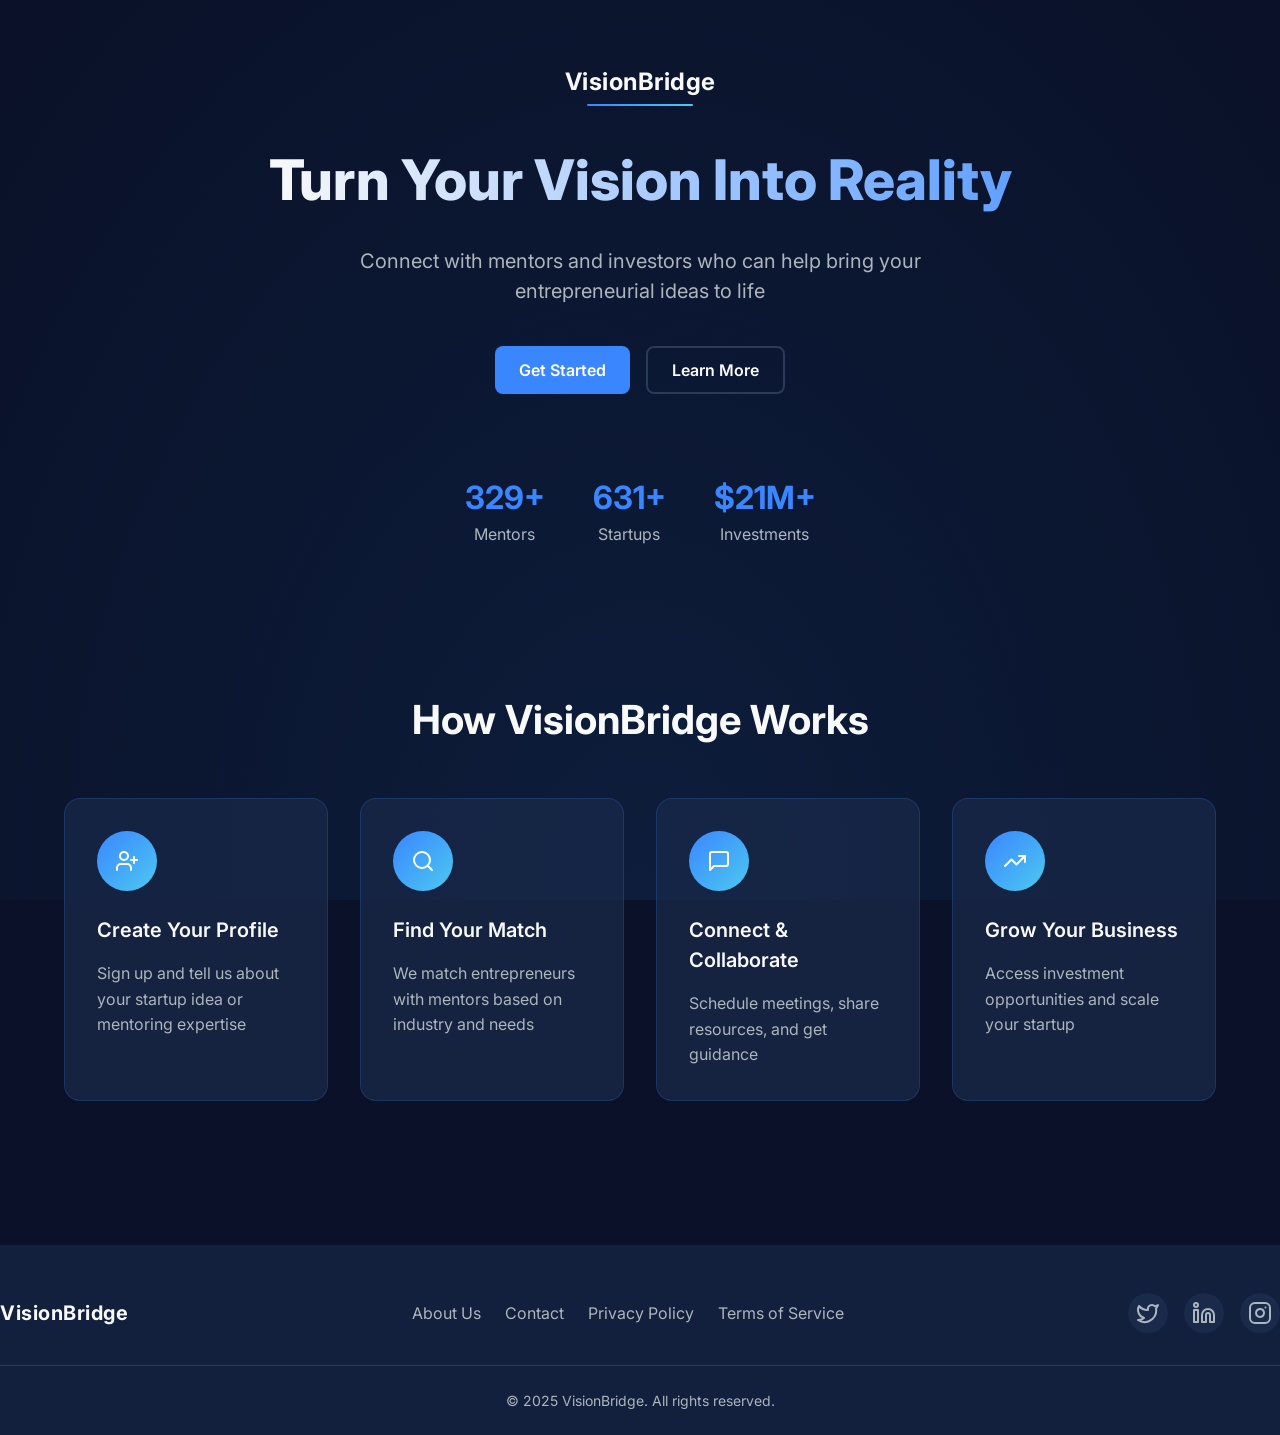
<file: index.html>
<!DOCTYPE html>
<html lang="en">
<head>
    <meta charset="UTF-8">
    <meta name="viewport" content="width=device-width, initial-scale=1.0">
    <title>VisionBridge - Connect with Mentors</title>
    <link rel="stylesheet" href="style.css">
    <link rel="stylesheet" href="https://fonts.googleapis.com/css2?family=Inter:wght@300;400;500;600;700&display=swap">
</head>
<body class="dark">
    <div class="stars-container">
        <div id="stars"></div>
        <div id="stars2"></div>
        <div id="stars3"></div>
    </div>

    <div class="container">
        <div class="hero-section">
            <div class="logo-container">
                <div class="logo">
                    <span class="logo-text">VisionBridge</span>
                    <div class="logo-underline"></div>
                </div>
            </div>
            <h1 class="title">Turn Your Vision Into Reality</h1>
            <p class="subtitle">Connect with mentors and investors who can help bring your entrepreneurial ideas to life</p>
            
            <div class="cta-buttons">
                <button class="btn btn-primary" id="get-started-btn">Get Started</button>
                <button class="btn btn-outline" id="learn-more-btn">Learn More</button>
            </div>
            
            <div class="hero-stats">
                <div class="stat-item">
                    <span class="stat-number" id="mentor-count">500+</span>
                    <span class="stat-label">Mentors</span>
                </div>
                <div class="stat-item">
                    <span class="stat-number" id="startup-count">1200+</span>
                    <span class="stat-label">Startups</span>
                </div>
                <div class="stat-item">
                    <span class="stat-number" id="investment-count">$50M+</span>
                    <span class="stat-label">Investments</span>
                </div>
            </div>
        </div>
        
        <div class="features-section">
            <h2 class="section-title">How VisionBridge Works</h2>
            <div class="features-grid">
                <div class="feature-card">
                    <div class="feature-icon">
                        <svg xmlns="http://www.w3.org/2000/svg" width="24" height="24" viewBox="0 0 24 24" fill="none" stroke="currentColor" stroke-width="2" stroke-linecap="round" stroke-linejoin="round" class="lucide lucide-user-plus"><path d="M16 21v-2a4 4 0 0 0-4-4H6a4 4 0 0 0-4 4v2"/><circle cx="9" cy="7" r="4"/><line x1="19" x2="19" y1="8" y2="14"/><line x1="16" x2="22" y1="11" y2="11"/></svg>
                    </div>
                    <h3 class="feature-title">Create Your Profile</h3>
                    <p class="feature-description">Sign up and tell us about your startup idea or mentoring expertise</p>
                </div>
                <div class="feature-card">
                    <div class="feature-icon">
                        <svg xmlns="http://www.w3.org/2000/svg" width="24" height="24" viewBox="0 0 24 24" fill="none" stroke="currentColor" stroke-width="2" stroke-linecap="round" stroke-linejoin="round" class="lucide lucide-search"><circle cx="11" cy="11" r="8"/><path d="m21 21-4.3-4.3"/></svg>
                    </div>
                    <h3 class="feature-title">Find Your Match</h3>
                    <p class="feature-description">We match entrepreneurs with mentors based on industry and needs</p>
                </div>
                <div class="feature-card">
                    <div class="feature-icon">
                        <svg xmlns="http://www.w3.org/2000/svg" width="24" height="24" viewBox="0 0 24 24" fill="none" stroke="currentColor" stroke-width="2" stroke-linecap="round" stroke-linejoin="round" class="lucide lucide-message-square"><path d="M21 15a2 2 0 0 1-2 2H7l-4 4V5a2 2 0 0 1 2-2h14a2 2 0 0 1 2 2z"/></svg>
                    </div>
                    <h3 class="feature-title">Connect & Collaborate</h3>
                    <p class="feature-description">Schedule meetings, share resources, and get guidance</p>
                </div>
                <div class="feature-card">
                    <div class="feature-icon">
                        <svg xmlns="http://www.w3.org/2000/svg" width="24" height="24" viewBox="0 0 24 24" fill="none" stroke="currentColor" stroke-width="2" stroke-linecap="round" stroke-linejoin="round" class="lucide lucide-trending-up"><polyline points="22 7 13.5 15.5 8.5 10.5 2 17"/><polyline points="16 7 22 7 22 13"/></svg>
                    </div>
                    <h3 class="feature-title">Grow Your Business</h3>
                    <p class="feature-description">Access investment opportunities and scale your startup</p>
                </div>
            </div>
        </div>
    </div>

    <footer class="footer">
        <div class="footer-content">
            <div class="footer-logo">
                <span class="logo-text">VisionBridge</span>
            </div>
            <div class="footer-links">
                <a href="#">About Us</a>
                <a href="#">Contact</a>
                <a href="#">Privacy Policy</a>
                <a href="#">Terms of Service</a>
            </div>
            <div class="footer-social">
                <a href="#" class="social-icon">
                    <svg xmlns="http://www.w3.org/2000/svg" width="24" height="24" viewBox="0 0 24 24" fill="none" stroke="currentColor" stroke-width="2" stroke-linecap="round" stroke-linejoin="round" class="lucide lucide-twitter"><path d="M22 4s-.7 2.1-2 3.4c1.6 10-9.4 17.3-18 11.6 2.2.1 4.4-.6 6-2C3 15.5.5 9.6 3 5c2.2 2.6 5.6 4.1 9 4-.9-4.2 4-6.6 7-3.8 1.1 0 3-1.2 3-1.2z"/></svg>
                </a>
                <a href="#" class="social-icon">
                    <svg xmlns="http://www.w3.org/2000/svg" width="24" height="24" viewBox="0 0 24 24" fill="none" stroke="currentColor" stroke-width="2" stroke-linecap="round" stroke-linejoin="round" class="lucide lucide-linkedin"><path d="M16 8a6 6 0 0 1 6 6v7h-4v-7a2 2 0 0 0-2-2 2 2 0 0 0-2 2v7h-4v-7a6 6 0 0 1 6-6z"/><rect width="4" height="12" x="2" y="9"/><circle cx="4" cy="4" r="2"/></svg>
                </a>
                <a href="#" class="social-icon">
                    <svg xmlns="http://www.w3.org/2000/svg" width="24" height="24" viewBox="0 0 24 24" fill="none" stroke="currentColor" stroke-width="2" stroke-linecap="round" stroke-linejoin="round" class="lucide lucide-instagram"><rect width="20" height="20" x="2" y="2" rx="5" ry="5"/><path d="M16 11.37A4 4 0 1 1 12.63 8 4 4 0 0 1 16 11.37z"/><line x1="17.5" x2="17.51" y1="6.5" y2="6.5"/></svg>
                </a>
            </div>
        </div>
        <div class="footer-bottom">
            <p>&copy; 2025 VisionBridge. All rights reserved.</p>
        </div>
    </footer>

    <script src="main.js"></script>
    <script>
        document.getElementById('get-started-btn').addEventListener('click', function() {
            window.location.href = 'auth.html';
        });
    </script>
</body>
</html>
</file>
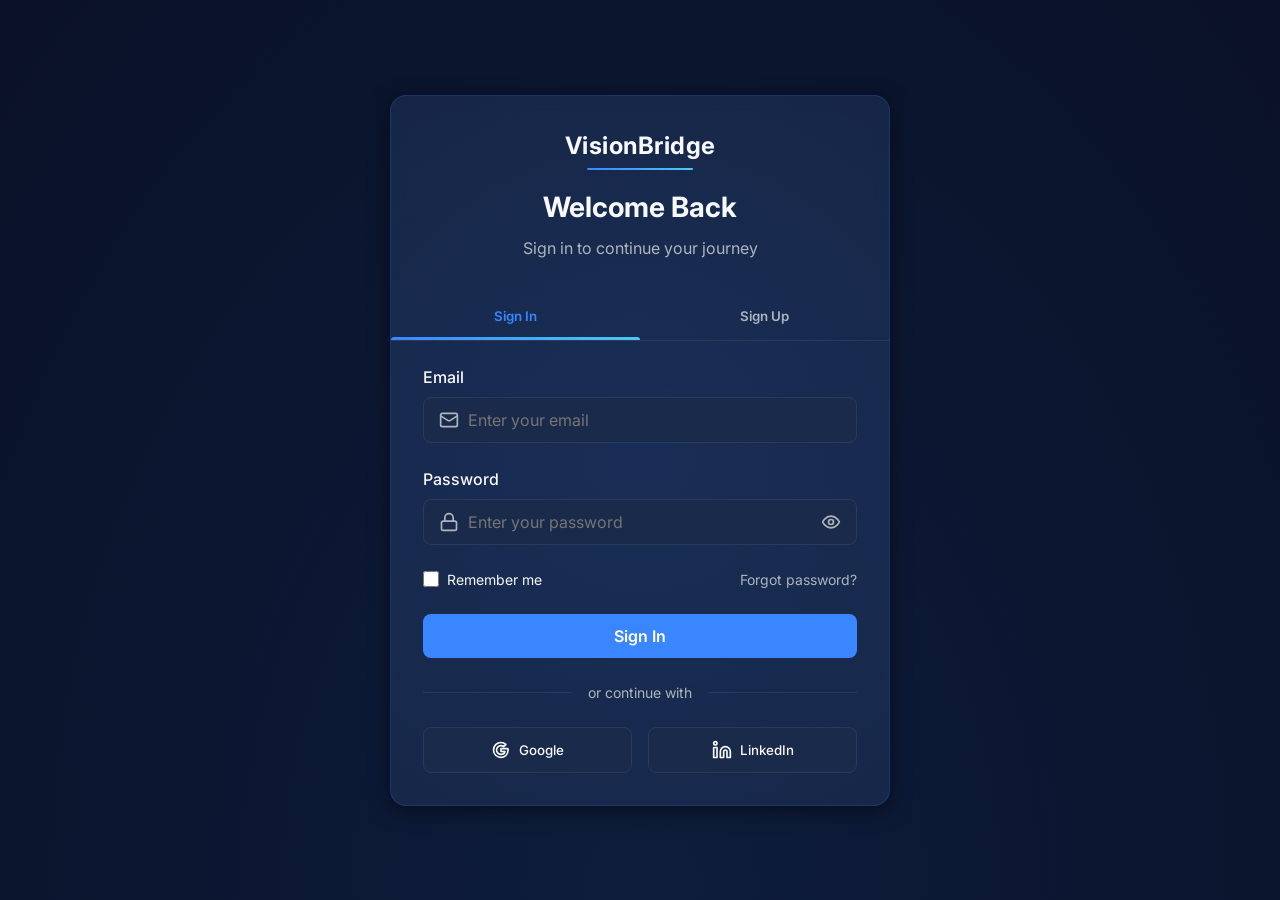
<file: auth.html>
<!DOCTYPE html>
<html lang="en">
<head>
    <meta charset="UTF-8">
    <meta name="viewport" content="width=device-width, initial-scale=1.0">
    <title>VisionBridge - Sign In</title>
    <link rel="stylesheet" href="style.css">
    <link rel="stylesheet" href="auth.css">
    <link rel="stylesheet" href="https://fonts.googleapis.com/css2?family=Inter:wght@300;400;500;600;700&display=swap">
</head>
<body class="dark">
    <div class="stars-container">
        <div id="stars"></div>
        <div id="stars2"></div>
        <div id="stars3"></div>
    </div>

    <div class="auth-container">
        <div class="auth-card">
            <div class="auth-header">
                <div class="logo">
                    <span class="logo-text">VisionBridge</span>
                    <div class="logo-underline"></div>
                </div>
                <h2 class="auth-title">Welcome Back</h2>
                <p class="auth-subtitle">Sign in to continue your journey</p>
            </div>

            <div class="auth-tabs">
                <button class="auth-tab active" data-tab="signin">Sign In</button>
                <button class="auth-tab" data-tab="signup">Sign Up</button>
                <div class="auth-tab-slider"></div>
            </div>

            <!-- Sign In Form -->
            <form id="signin-form" class="auth-form active">
                <div class="form-group">
                    <label for="signin-email">Email</label>
                    <div class="input-container">
                        <svg xmlns="http://www.w3.org/2000/svg" width="20" height="20" viewBox="0 0 24 24" fill="none" stroke="currentColor" stroke-width="2" stroke-linecap="round" stroke-linejoin="round" class="input-icon"><rect width="20" height="16" x="2" y="4" rx="2"/><path d="m22 7-8.97 5.7a1.94 1.94 0 0 1-2.06 0L2 7"/></svg>
                        <input type="email" id="signin-email" placeholder="Enter your email" required>
                    </div>
                </div>
                <div class="form-group">
                    <label for="signin-password">Password</label>
                    <div class="input-container">
                        <svg xmlns="http://www.w3.org/2000/svg" width="20" height="20" viewBox="0 0 24 24" fill="none" stroke="currentColor" stroke-width="2" stroke-linecap="round" stroke-linejoin="round" class="input-icon"><rect width="18" height="11" x="3" y="11" rx="2" ry="2"/><path d="M7 11V7a5 5 0 0 1 10 0v4"/></svg>
                        <input type="password" id="signin-password" placeholder="Enter your password" required>
                        <button type="button" class="toggle-password">
                            <svg xmlns="http://www.w3.org/2000/svg" width="20" height="20" viewBox="0 0 24 24" fill="none" stroke="currentColor" stroke-width="2" stroke-linecap="round" stroke-linejoin="round" class="eye-icon"><path d="M2 12s3-7 10-7 10 7 10 7-3 7-10 7-10-7-10-7Z"/><circle cx="12" cy="12" r="3"/></svg>
                        </button>
                    </div>
                </div>
                <div class="form-options">
                    <div class="remember-me">
                        <input type="checkbox" id="remember-me">
                        <label for="remember-me">Remember me</label>
                    </div>
                    <a href="#" class="forgot-password">Forgot password?</a>
                </div>
                <button type="submit" class="btn btn-primary btn-block">Sign In</button>
                <div class="auth-divider">
                    <span>or continue with</span>
                </div>
                <div class="social-auth">
                    <button type="button" class="social-btn google">
                        <svg xmlns="http://www.w3.org/2000/svg" width="20" height="20" viewBox="0 0 24 24" fill="none" stroke="currentColor" stroke-width="2" stroke-linecap="round" stroke-linejoin="round"><path d="M20.283 10.356h-8.327v3.451h4.792c-.446 2.193-2.313 3.453-4.792 3.453a5.27 5.27 0 0 1-5.279-5.28 5.27 5.27 0 0 1 5.279-5.279c1.259 0 2.397.447 3.29 1.178l2.6-2.599c-1.584-1.381-3.615-2.233-5.89-2.233a8.908 8.908 0 0 0-8.934 8.934 8.907 8.907 0 0 0 8.934 8.934c4.467 0 8.529-3.249 8.529-8.934 0-.528-.081-1.097-.202-1.625z"/></svg>
                        Google
                    </button>
                    <button type="button" class="social-btn linkedin">
                        <svg xmlns="http://www.w3.org/2000/svg" width="20" height="20" viewBox="0 0 24 24" fill="none" stroke="currentColor" stroke-width="2" stroke-linecap="round" stroke-linejoin="round"><path d="M16 8a6 6 0 0 1 6 6v7h-4v-7a2 2 0 0 0-2-2 2 2 0 0 0-2 2v7h-4v-7a6 6 0 0 1 6-6z"/><rect width="4" height="12" x="2" y="9"/><circle cx="4" cy="4" r="2"/></svg>
                        LinkedIn
                    </button>
                </div>
            </form>

            <!-- Sign Up Form -->
            <form id="signup-form" class="auth-form">
                <div class="user-type-selection">
                    <h3>I am a:</h3>
                    <div class="user-type-options">
                        <div class="user-type-option" data-type="entrepreneur">
                            <div class="user-type-icon">
                                <svg xmlns="http://www.w3.org/2000/svg" width="24" height="24" viewBox="0 0 24 24" fill="none" stroke="currentColor" stroke-width="2" stroke-linecap="round" stroke-linejoin="round" class="lucide lucide-lightbulb"><path d="M15 14c.2-1 .7-1.7 1.5-2.5 1-.9 1.5-2.2 1.5-3.5A6 6 0 0 0 6 8c0 1 .2 2.2 1.5 3.5.7.7 1.3 1.5 1.5 2.5"/><path d="M9 18h6"/><path d="M10 22h4"/></svg>
                            </div>
                            <span>Entrepreneur</span>
                        </div>
                        <div class="user-type-option" data-type="mentor">
                            <div class="user-type-icon">
                                <svg xmlns="http://www.w3.org/2000/svg" width="24" height="24" viewBox="0 0 24 24" fill="none" stroke="currentColor" stroke-width="2" stroke-linecap="round" stroke-linejoin="round" class="lucide lucide-briefcase"><rect width="20" height="14" x="2" y="7" rx="2" ry="2"/><path d="M16 21V5a2 2 0 0 0-2-2h-4a2 2 0 0 0-2 2v16"/></svg>
                            </div>
                            <span>Mentor</span>
                        </div>
                    </div>
                </div>

                <!-- Basic Info (Step 1) -->
                <div class="signup-step active" data-step="1">
                    <h3 class="step-title">Basic Information</h3>
                    <div class="form-group">
                        <label for="signup-name">Full Name</label>
                        <div class="input-container">
                            <svg xmlns="http://www.w3.org/2000/svg" width="20" height="20" viewBox="0 0 24 24" fill="none" stroke="currentColor" stroke-width="2" stroke-linecap="round" stroke-linejoin="round" class="input-icon"><path d="M19 21v-2a4 4 0 0 0-4-4H9a4 4 0 0 0-4 4v2"/><circle cx="12" cy="7" r="4"/></svg>
                            <input type="text" id="signup-name" placeholder="Enter your full name" required>
                        </div>
                    </div>
                    <div class="form-group">
                        <label for="signup-email">Email</label>
                        <div class="input-container">
                            <svg xmlns="http://www.w3.org/2000/svg" width="20" height="20" viewBox="0 0 24 24" fill="none" stroke="currentColor" stroke-width="2" stroke-linecap="round" stroke-linejoin="round" class="input-icon"><rect width="20" height="16" x="2" y="4" rx="2"/><path d="m22 7-8.97 5.7a1.94 1.94 0 0 1-2.06 0L2 7"/></svg>
                            <input type="email" id="signup-email" placeholder="Enter your email" required>
                        </div>
                    </div>
                    <div class="form-group">
                        <label for="signup-password">Password</label>
                        <div class="input-container">
                            <svg xmlns="http://www.w3.org/2000/svg" width="20" height="20" viewBox="0 0 24 24" fill="none" stroke="currentColor" stroke-width="2" stroke-linecap="round" stroke-linejoin="round" class="input-icon"><rect width="18" height="11" x="3" y="11" rx="2" ry="2"/><path d="M7 11V7a5 5 0 0 1 10 0v4"/></svg>
                            <input type="password" id="signup-password" placeholder="Create a password" required>
                            <button type="button" class="toggle-password">
                                <svg xmlns="http://www.w3.org/2000/svg" width="20" height="20" viewBox="0 0 24 24" fill="none" stroke="currentColor" stroke-width="2" stroke-linecap="round" stroke-linejoin="round" class="eye-icon"><path d="M2 12s3-7 10-7 10 7 10 7-3 7-10 7-10-7-10-7Z"/><circle cx="12" cy="12" r="3"/></svg>
                            </button>
                        </div>
                    </div>
                    <div class="form-group">
                        <label for="signup-confirm-password">Confirm Password</label>
                        <div class="input-container">
                            <svg xmlns="http://www.w3.org/2000/svg" width="20" height="20" viewBox="0 0 24 24" fill="none" stroke="currentColor" stroke-width="2" stroke-linecap="round" stroke-linejoin="round" class="input-icon"><rect width="18" height="11" x="3" y="11" rx="2" ry="2"/><path d="M7 11V7a5 5 0 0 1 10 0v4"/></svg>
                            <input type="password" id="signup-confirm-password" placeholder="Confirm your password" required>
                        </div>
                    </div>
                    <button type="button" class="btn btn-primary btn-block next-step" data-next="2">Continue</button>
                </div>

                <!-- Entrepreneur Details (Step 2 - Entrepreneur) -->
                <div class="signup-step" data-step="2" data-user-type="entrepreneur">
                    <h3 class="step-title">Tell Us About Your Startup</h3>
                    <div class="form-group">
                        <label for="startup-name">Startup Name</label>
                        <div class="input-container">
                            <svg xmlns="http://www.w3.org/2000/svg" width="20" height="20" viewBox="0 0 24 24" fill="none" stroke="currentColor" stroke-width="2" stroke-linecap="round" stroke-linejoin="round" class="input-icon"><path d="M2 3h6a4 4 0 0 1 4 4v14a3 3 0 0 0-3-3H2z"/><path d="M22 3h-6a4 4 0 0 0-4 4v14a3 3 0 0 1 3-3h7z"/></svg>
                            <input type="text" id="startup-name" placeholder="Enter your startup name">
                        </div>
                    </div>
                    <div class="form-group">
                        <label for="startup-industry">Industry</label>
                        <div class="input-container">
                            <svg xmlns="http://www.w3.org/2000/svg" width="20" height="20" viewBox="0 0 24 24" fill="none" stroke="currentColor" stroke-width="2" stroke-linecap="round" stroke-linejoin="round" class="input-icon"><path d="M20 7h-9"/><path d="M14 17H5"/><circle cx="17" cy="17" r="3"/><circle cx="7" cy="7" r="3"/></svg>
                            <select id="startup-industry">
                                <option value="" disabled selected>Select your industry</option>
                                <option value="tech">Technology</option>
                                <option value="health">Healthcare</option>
                                <option value="finance">Finance</option>
                                <option value="education">Education</option>
                                <option value="ecommerce">E-commerce</option>
                                <option value="sustainability">Sustainability</option>
                                <option value="other">Other</option>
                            </select>
                        </div>
                    </div>
                    <div class="form-group">
                        <label for="startup-stage">Stage</label>
                        <div class="input-container">
                            <svg xmlns="http://www.w3.org/2000/svg" width="20" height="20" viewBox="0 0 24 24" fill="none" stroke="currentColor" stroke-width="2" stroke-linecap="round" stroke-linejoin="round" class="input-icon"><polyline points="22 12 18 12 15 21 9 3 6 12 2 12"/></svg>
                            <select id="startup-stage">
                                <option value="" disabled selected>Select your stage</option>
                                <option value="idea">Idea Stage</option>
                                <option value="mvp">MVP</option>
                                <option value="early">Early Traction</option>
                                <option value="growth">Growth</option>
                                <option value="scaling">Scaling</option>
                            </select>
                        </div>
                    </div>
                    <div class="form-group">
                        <label for="startup-description">Describe Your Business Idea</label>
                        <textarea id="startup-description" rows="4" placeholder="Tell us about your business idea and what problem you're solving"></textarea>
                    </div>
                    <div class="form-buttons">
                        <button type="button" class="btn btn-outline prev-step" data-prev="1">Back</button>
                        <button type="button" class="btn btn-primary next-step" data-next="4">Continue</button>
                    </div>
                </div>

                <!-- Mentor Details (Step 2 - Mentor) -->
                <div class="signup-step" data-step="2" data-user-type="mentor">
                    <h3 class="step-title">Your Expertise</h3>
                    <div class="form-group">
                        <label for="mentor-company">Company</label>
                        <div class="input-container">
                            <svg xmlns="http://www.w3.org/2000/svg" width="20" height="20" viewBox="0 0 24 24" fill="none" stroke="currentColor" stroke-width="2" stroke-linecap="round" stroke-linejoin="round" class="input-icon"><path d="M3 9l9-7 9 7v11a2 2 0 0 1-2 2H5a2 2 0 0 1-2-2z"/><polyline points="9 22 9 12 15 12 15 22"/></svg>
                            <input type="text" id="mentor-company" placeholder="Enter your company name">
                        </div>
                    </div>
                    <div class="form-group">
                        <label for="mentor-title">Job Title</label>
                        <div class="input-container">
                            <svg xmlns="http://www.w3.org/2000/svg" width="20" height="20" viewBox="0 0 24 24" fill="none" stroke="currentColor" stroke-width="2" stroke-linecap="round" stroke-linejoin="round" class="input-icon"><rect width="20" height="14" x="2" y="7" rx="2" ry="2"/><path d="M16 21V5a2 2 0 0 0-2-2h-4a2 2 0 0 0-2 2v16"/></svg>
                            <input type="text" id="mentor-title" placeholder="Enter your job title">
                        </div>
                    </div>
                    <div class="form-group">
                        <label>Areas of Expertise (Select up to 3)</label>
                        <div class="expertise-options">
                            <div class="expertise-option">
                                <input type="checkbox" id="expertise-tech" name="expertise" value="tech">
                                <label for="expertise-tech">Technology</label>
                            </div>
                            <div class="expertise-option">
                                <input type="checkbox" id="expertise-marketing" name="expertise" value="marketing">
                                <label for="expertise-marketing">Marketing</label>
                            </div>
                            <div class="expertise-option">
                                <input type="checkbox" id="expertise-finance" name="expertise" value="finance">
                                <label for="expertise-finance">Finance</label>
                            </div>
                            <div class="expertise-option">
                                <input type="checkbox" id="expertise-product" name="expertise" value="product">
                                <label for="expertise-product">Product</label>
                            </div>
                            <div class="expertise-option">
                                <input type="checkbox" id="expertise-sales" name="expertise" value="sales">
                                <label for="expertise-sales">Sales</label>
                            </div>
                            <div class="expertise-option">
                                <input type="checkbox" id="expertise-operations" name="expertise" value="operations">
                                <label for="expertise-operations">Operations</label>
                            </div>
                            <div class="expertise-option">
                                <input type="checkbox" id="expertise-other" name="expertise" value="other">
                                <label for="expertise-other">Other</label>
                            </div>
                        </div>
                    </div>
                    <div class="form-group">
                        <label for="mentor-bio">Professional Bio</label>
                        <textarea id="mentor-bio" rows="4" placeholder="Tell us about your professional background and how you can help entrepreneurs"></textarea>
                    </div>
                    <div class="form-buttons">
                        <button type="button" class="btn btn-outline prev-step" data-prev="1">Back</button>
                        <button type="button" class="btn btn-primary next-step" data-next="3">Continue</button>
                    </div>
                </div>

                <!-- Mentor Additional Details (Step 3) -->
                <div class="signup-step" data-step="3" data-user-type="mentor">
                    <h3 class="step-title">Mentoring Preferences</h3>
                    <div class="form-group">
                        <label>Preferred Industries to Mentor</label>
                        <div class="expertise-options">
                            <div class="expertise-option">
                                <input type="checkbox" id="industry-tech" name="industry" value="tech">
                                <label for="industry-tech">Technology</label>
                            </div>
                            <div class="expertise-option">
                                <input type="checkbox" id="industry-health" name="industry" value="health">
                                <label for="industry-health">Healthcare</label>
                            </div>
                            <div class="expertise-option">
                                <input type="checkbox" id="industry-finance" name="industry" value="finance">
                                <label for="industry-finance">Finance</label>
                            </div>
                            <div class="expertise-option">
                                <input type="checkbox" id="industry-education" name="industry" value="education">
                                <label for="industry-education">Education</label>
                            </div>
                            <div class="expertise-option">
                                <input type="checkbox" id="industry-ecommerce" name="industry" value="ecommerce">
                                <label for="industry-ecommerce">E-commerce</label>
                            </div>
                            <div class="expertise-option">
                                <input type="checkbox" id="industry-sustainability" name="industry" value="sustainability">
                                <label for="industry-sustainability">Sustainability</label>
                            </div>
                        </div>
                    </div>
                    <div class="form-group">
                        <label for="mentoring-availability">Availability</label>
                        <div class="input-container">
                            <svg xmlns="http://www.w3.org/2000/svg" width="20" height="20" viewBox="0 0 24 24" fill="none" stroke="currentColor" stroke-width="2" stroke-linecap="round" stroke-linejoin="round" class="input-icon"><rect width="18" height="18" x="3" y="4" rx="2" ry="2"/><line x1="16" x2="16" y1="2" y2="6"/><line x1="8" x2="8" y1="2" y2="6"/><line x1="3" x2="21" y1="10" y2="10"/></svg>
                            <select id="mentoring-availability">
                                <option value="" disabled selected>Select your availability</option>
                                <option value="1-2">1-2 hours per week</option>
                                <option value="3-5">3-5 hours per week</option>
                                <option value="5+">5+ hours per week</option>
                            </select>
                        </div>
                    </div>
                    <div class="form-group">
                        <label for="mentoring-style">Mentoring Style</label>
                        <div class="input-container">
                            <svg xmlns="http://www.w3.org/2000/svg" width="20" height="20" viewBox="0 0 24 24" fill="none" stroke="currentColor" stroke-width="2" stroke-linecap="round" stroke-linejoin="round" class="input-icon"><path d="M21 15a2 2 0 0 1-2 2H7l-4 4V5a2 2 0 0 1 2-2h14a2 2 0 0 1 2 2z"/></svg>
                            <select id="mentoring-style">
                                <option value="" disabled selected>Select your mentoring style</option>
                                <option value="hands-on">Hands-on</option>
                                <option value="advisory">Advisory</option>
                                <option value="coaching">Coaching</option>
                                <option value="networking">Networking & Connections</option>
                            </select>
                        </div>
                    </div>
                    <div class="form-buttons">
                        <button type="button" class="btn btn-outline prev-step" data-prev="2">Back</button>
                        <button type="button" class="btn btn-primary next-step" data-next="4">Continue</button>
                    </div>
                </div>

                <!-- Final Step (Step 4) -->
                <div class="signup-step" data-step="4">
                    <div class="completion-icon">
                        <svg xmlns="http://www.w3.org/2000/svg" width="48" height="48" viewBox="0 0 24 24" fill="none" stroke="currentColor" stroke-width="2" stroke-linecap="round" stroke-linejoin="round" class="lucide lucide-check-circle"><path d="M22 11.08V12a10 10 0 1 1-5.93-9.14"/><polyline points="22 4 12 14.01 9 11.01"/></svg>
                    </div>
                    <h3 class="step-title">Almost Done!</h3>
                    <p class="completion-text">You're just one step away from joining VisionBridge. By clicking "Create Account", you agree to our Terms of Service and Privacy Policy.</p>
                    <div class="form-group">
                        <div class="terms-checkbox">
                            <input type="checkbox" id="terms-agree" required>
                            <label for="terms-agree">I agree to the <a href="#">Terms of Service</a> and <a href="#">Privacy Policy</a></label>
                        </div>
                    </div>
                    <div class="form-buttons">
                        <button type="button" class="btn btn-outline prev-step" data-prev="2">Back</button>
                        <button type="submit" class="btn btn-primary btn-block">Create Account</button>
                    </div>
                </div>
            </form>
        </div>
    </div>

    <div class="loader-container" id="auth-loader">
        <div class="loader">
            <svg viewBox="0 0 80 80">
                <circle id="loader-circle" cx="40" cy="40" r="32"></circle>
            </svg>
        </div>
        <div class="loader-text">Authenticating...</div>
    </div>

    <script src="auth.js"></script>
</body>
</html>
</file>
<file: style.css>
/* ===== GLOBAL STYLES ===== */
:root {
    --primary: #3a86ff;
    --primary-dark: #2667cc;
    --primary-light: #61a0ff;
    --secondary: #4cc9f0;
    --accent: #7209b7;
    --background: #0a1128;
    --background-light: #121f3d;
    --background-lighter: #1a2a4a;
    --text: #f8f9fa;
    --text-muted: #adb5bd;
    --border: #2a3a5a;
    --success: #2ecc71;
    --warning: #f39c12;
    --danger: #e74c3c;
    --card-bg: rgba(26, 42, 74, 0.7);
    --card-border: rgba(58, 134, 255, 0.2);
    --shadow: 0 4px 20px rgba(0, 0, 0, 0.5);
    --transition-fast: 0.2s ease;
    --transition-normal: 0.3s ease;
    --transition-slow: 0.5s ease;
}

* {
    margin: 0;
    padding: 0;
    box-sizing: border-box;
}

html,
body {
    font-family: "Inter", sans-serif;
    font-size: 16px;
    line-height: 1.5;
    scroll-behavior: smooth;
}

body {
    background-color: var(--background);
    color: var(--text);
    min-height: 100vh;
    overflow-x: hidden;
}

body.dark {
    --background: #0a1128;
    --background-light: #121f3d;
    --background-lighter: #1a2a4a;
    --text: #f8f9fa;
    --text-muted: #adb5bd;
    --border: #2a3a5a;
    --card-bg: rgba(26, 42, 74, 0.7);
    --card-border: rgba(58, 134, 255, 0.2);
}

a {
    color: var(--primary);
    text-decoration: none;
    transition: color var(--transition-fast);
}

a:hover {
    color: var(--primary-light);
}

button {
    cursor: pointer;
    font-family: "Inter", sans-serif;
}

input,
select,
textarea {
    font-family: "Inter", sans-serif;
}

/* ===== CONTAINER ===== */
.container {
    width: 100%;
    max-width: 1200px;
    margin: 0 auto;
    padding: 0 1.5rem;
}

/* ===== BUTTONS ===== */
.btn {
    display: inline-flex;
    align-items: center;
    justify-content: center;
    gap: 0.5rem;
    padding: 0.75rem 1.5rem;
    border-radius: 0.5rem;
    font-weight: 600;
    font-size: 1rem;
    transition: all var(--transition-fast);
    border: none;
    outline: none;
    cursor: pointer;
}

.btn svg {
    width: 1.25rem;
    height: 1.25rem;
}

.btn-block {
    display: flex;
    width: 100%;
}

.btn-sm {
    padding: 0.5rem 1rem;
    font-size: 0.875rem;
}

.btn-primary {
    background-color: var(--primary);
    color: white;
}

.btn-primary:hover {
    background-color: var(--primary-dark);
    transform: translateY(-2px);
    box-shadow: 0 4px 12px rgba(58, 134, 255, 0.3);
}

.btn-primary:active {
    transform: translateY(0);
}

.btn-outline {
    background-color: transparent;
    color: var(--text);
    border: 2px solid var(--border);
}

.btn-outline:hover {
    border-color: var(--primary);
    color: var(--primary);
    transform: translateY(-2px);
}

.btn-outline:active {
    transform: translateY(0);
}

.btn-text {
    background-color: transparent;
    color: var(--text);
    padding: 0.5rem;
}

.btn-text:hover {
    color: var(--primary);
}

.btn-danger {
    background-color: var(--danger);
    color: white;
}

.btn-danger:hover {
    background-color: #c0392b;
    transform: translateY(-2px);
    box-shadow: 0 4px 12px rgba(231, 76, 60, 0.3);
}

/* ===== LOGO ===== */
.logo {
    display: inline-flex;
    flex-direction: column;
    align-items: center;
}

.logo-text {
    font-size: 1.5rem;
    font-weight: 700;
    color: var(--text);
    letter-spacing: 0.5px;
}

.logo-underline {
    height: 2px;
    width: 70%;
    background: linear-gradient(90deg, var(--primary), var(--secondary));
    margin-top: 4px;
    border-radius: 2px;
}

.logo-container {
    display: flex;
    justify-content: center;
    margin-bottom: 2rem;
}

/* ===== HERO SECTION ===== */
.hero-section {
    display: flex;
    flex-direction: column;
    align-items: center;
    text-align: center;
    padding: 4rem 0;
    position: relative;
    overflow: hidden;
}

.title {
    font-size: 3.5rem;
    font-weight: 800;
    margin-bottom: 1.5rem;
    background: linear-gradient(90deg, var(--text), var(--primary-light));
    -webkit-background-clip: text;
    -webkit-text-fill-color: transparent;
    background-clip: text;
    text-fill-color: transparent;
}

.subtitle {
    font-size: 1.25rem;
    color: var(--text-muted);
    max-width: 700px;
    margin-bottom: 2.5rem;
}

.cta-buttons {
    display: flex;
    gap: 1rem;
    margin-bottom: 3rem;
}

.hero-stats {
    display: flex;
    gap: 3rem;
    margin-top: 2rem;
}

.stat-item {
    display: flex;
    flex-direction: column;
    align-items: center;
}

.stat-number {
    font-size: 2rem;
    font-weight: 700;
    color: var(--primary);
}

.stat-label {
    font-size: 1rem;
    color: var(--text-muted);
}

/* ===== FEATURES SECTION ===== */
.features-section {
    padding: 5rem 0;
}

.section-title {
    font-size: 2.5rem;
    font-weight: 700;
    text-align: center;
    margin-bottom: 3rem;
    color: var(--text);
}

.features-grid {
    display: grid;
    grid-template-columns: repeat(auto-fit, minmax(250px, 1fr));
    gap: 2rem;
}

.feature-card {
    background-color: var(--card-bg);
    border: 1px solid var(--card-border);
    border-radius: 1rem;
    padding: 2rem;
    transition: transform var(--transition-normal), box-shadow var(--transition-normal);
}

.feature-card:hover {
    transform: translateY(-10px);
    box-shadow: var(--shadow);
}

.feature-icon {
    display: flex;
    align-items: center;
    justify-content: center;
    width: 60px;
    height: 60px;
    border-radius: 50%;
    background: linear-gradient(135deg, var(--primary), var(--secondary));
    margin-bottom: 1.5rem;
    color: white;
}

.feature-title {
    font-size: 1.25rem;
    font-weight: 600;
    margin-bottom: 1rem;
    color: var(--text);
}

.feature-description {
    color: var(--text-muted);
    line-height: 1.6;
}

/* ===== FOOTER ===== */
.footer {
    background-color: var(--background-light);
    padding: 3rem 0 1.5rem;
    margin-top: 4rem;
}

.footer-content {
    display: flex;
    flex-wrap: wrap;
    justify-content: space-between;
    align-items: center;
    margin-bottom: 2rem;
    gap: 2rem;
}

.footer-logo .logo-text {
    font-size: 1.25rem;
}

.footer-links {
    display: flex;
    gap: 1.5rem;
}

.footer-links a {
    color: var(--text-muted);
    transition: color var(--transition-fast);
}

.footer-links a:hover {
    color: var(--primary);
}

.footer-social {
    display: flex;
    gap: 1rem;
}

.social-icon {
    display: flex;
    align-items: center;
    justify-content: center;
    width: 40px;
    height: 40px;
    border-radius: 50%;
    background-color: var(--background-lighter);
    color: var(--text-muted);
    transition: all var(--transition-fast);
}

.social-icon:hover {
    background-color: var(--primary);
    color: white;
    transform: translateY(-3px);
}

.footer-bottom {
    text-align: center;
    padding-top: 1.5rem;
    border-top: 1px solid var(--border);
    color: var(--text-muted);
    font-size: 0.875rem;
}

/* ===== ANIMATIONS ===== */
@keyframes fadeIn {
    from {
        opacity: 0;
        transform: translateY(20px);
    }

    to {
        opacity: 1;
        transform: translateY(0);
    }
}

.hero-section,
.features-section {
    animation: fadeIn 1s ease-out;
}

.feature-card {
    animation: fadeIn 1s ease-out;
    animation-fill-mode: both;
}

.feature-card:nth-child(1) {
    animation-delay: 0.2s;
}

.feature-card:nth-child(2) {
    animation-delay: 0.4s;
}

.feature-card:nth-child(3) {
    animation-delay: 0.6s;
}

.feature-card:nth-child(4) {
    animation-delay: 0.8s;
}

/* ===== STARS BACKGROUND ===== */
.stars-container {
    position: fixed;
    top: 0;
    left: 0;
    width: 100%;
    height: 100%;
    overflow: hidden;
    z-index: -1;
    background: radial-gradient(ellipse at bottom, #0d1d3b 0%, #0a1128 100%);
}

@keyframes animateStars {
    from {
        transform: translateY(0);
    }

    to {
        transform: translateY(-2000px);
    }
}

@keyframes animateStars2 {
    from {
        transform: translateY(0);
    }

    to {
        transform: translateY(-2000px);
    }
}

@keyframes animateStars3 {
    from {
        transform: translateY(0);
    }

    to {
        transform: translateY(-2000px);
    }
}

#stars {
    width: 1px;
    height: 1px;
    background: transparent;
    box-shadow:
        1803px 1804px #fff, 852px 1367px #fff, 1142px 1622px #fff, 1294px 1915px #fff, 1468px 1314px #fff, 1920px 1662px #fff, 821px 1959px #fff, 1761px 1159px #fff, 1936px 1356px #fff, 1101px 1388px #fff, 1144px 1875px #fff, 1868px 1832px #fff, 1514px 1216px #fff, 121px 1087px #fff, 1321px 1642px #fff, 36px 1025px #fff, 1485px 1364px #fff, 1556px 1290px #fff, 1908px 1605px #fff, 1215px 1755px #fff, 1394px 1152px #fff, 553px 1316px #fff, 1384px 1806px #fff, 1252px 1697px #fff, 1058px 1368px #fff;
    animation: animateStars 150s linear infinite;
}

#stars2 {
    width: 2px;
    height: 2px;
    background: transparent;
    box-shadow:
        1803px 1804px #fff, 852px 1367px #fff, 1142px 1622px #fff, 1294px 1915px #fff, 1468px 1314px #fff, 1920px 1662px #fff, 821px 1959px #fff, 1761px 1159px #fff, 1936px 1356px #fff, 1101px 1388px #fff, 1144px 1875px #fff, 1868px 1832px #fff, 1514px 1216px #fff, 121px 1087px #fff, 1321px 1642px #fff, 36px 1025px #fff, 1485px 1364px #fff, 1556px 1290px #fff, 1908px 1605px #fff, 1215px 1755px #fff, 1394px 1152px #fff, 553px 1316px #fff, 1384px 1806px #fff, 1252px 1697px #fff, 1058px 1368px #fff;
    animation: animateStars2 100s linear infinite;
}

#stars3 {
    width: 3px;
    height: 3px;
    background: transparent;
    box-shadow:
        1803px 1804px #fff, 852px 1367px #fff, 1142px 1622px #fff, 1294px 1915px #fff, 1468px 1314px #fff, 1920px 1662px #fff, 821px 1959px #fff, 1761px 1159px #fff, 1936px 1356px #fff, 1101px 1388px #fff, 1144px 1875px #fff, 1868px 1832px #fff, 1514px 1216px #fff, 121px 1087px #fff, 1321px 1642px #fff, 36px 1025px #fff, 1485px 1364px #fff, 1556px 1290px #fff, 1908px 1605px #fff, 1215px 1755px #fff, 1394px 1152px #fff, 553px 1316px #fff, 1384px 1806px #fff, 1252px 1697px #fff, 1058px 1368px #fff;
    animation: animateStars3 50s linear infinite;
}

/* ===== RESPONSIVE STYLES ===== */
@media (max-width: 992px) {
    .title {
        font-size: 2.5rem;
    }

    .subtitle {
        font-size: 1.1rem;
    }

    .hero-stats {
        gap: 2rem;
    }

    .stat-number {
        font-size: 1.75rem;
    }
}

@media (max-width: 768px) {
    .cta-buttons {
        flex-direction: column;
        width: 100%;
        max-width: 300px;
    }

    .btn {
        width: 100%;
    }

    .hero-stats {
        flex-direction: column;
        gap: 1.5rem;
    }

    .footer-content {
        flex-direction: column;
        align-items: center;
        text-align: center;
    }

    .footer-links {
        flex-wrap: wrap;
        justify-content: center;
    }
}

@media (max-width: 576px) {
    .title {
        font-size: 2rem;
    }

    .subtitle {
        font-size: 1rem;
    }

    .section-title {
        font-size: 1.75rem;
    }

    .features-grid {
        grid-template-columns: 1fr;
    }
}

/* ===== LOADER ===== */
.loader-container {
    position: fixed;
    top: 0;
    left: 0;
    width: 100%;
    height: 100%;
    background-color: var(--background);
    display: flex;
    flex-direction: column;
    align-items: center;
    justify-content: center;
    z-index: 9999;
    opacity: 0;
    visibility: hidden;
    transition: opacity 0.3s, visibility 0.3s;
}

.loader-container.active {
    opacity: 1;
    visibility: visible;
}

.loader {
    width: 80px;
    height: 80px;
}

.loader svg {
    width: 100%;
    height: 100%;
}

#loader-circle {
    fill: none;
    stroke: url(#loader-gradient);
    stroke-width: 4;
    stroke-dasharray: 200;
    stroke-dashoffset: 0;
    animation: loader-animation 2s linear infinite;
}

@keyframes loader-animation {
    0% {
        stroke-dashoffset: 0;
    }

    100% {
        stroke-dashoffset: 600;
    }
}

.loader-text {
    margin-top: 1rem;
    font-size: 1.25rem;
    color: var(--text);
    animation: pulse 1.5s infinite;
}

@keyframes pulse {
    0% {
        opacity: 0.6;
    }

    50% {
        opacity: 1;
    }

    100% {
        opacity: 0.6;
    }
}
</file>
<file: auth.css>
/* ===== AUTH STYLES ===== */
.auth-container {
    display: flex;
    align-items: center;
    justify-content: center;
    min-height: 100vh;
    padding: 2rem;
}

.auth-card {
    background-color: var(--card-bg);
    border: 1px solid var(--card-border);
    border-radius: 1rem;
    width: 100%;
    max-width: 500px;
    box-shadow: var(--shadow);
    overflow: hidden;
    position: relative;
    backdrop-filter: blur(10px);
}

.auth-card::before {
    content: "";
    position: absolute;
    top: -50%;
    left: -50%;
    width: 200%;
    height: 200%;
    background: radial-gradient(circle, rgba(58, 134, 255, 0.1) 0%, rgba(10, 17, 40, 0) 70%);
    z-index: -1;
    animation: rotate 20s linear infinite;
}

@keyframes rotate {
    0% {
        transform: rotate(0deg);
    }

    100% {
        transform: rotate(360deg);
    }
}

.auth-header {
    padding: 2rem 2rem 1rem;
    text-align: center;
}

.auth-title {
    font-size: 1.75rem;
    font-weight: 700;
    margin: 1rem 0 0.5rem;
    color: var(--text);
}

.auth-subtitle {
    color: var(--text-muted);
    margin-bottom: 1rem;
}

.auth-tabs {
    display: flex;
    position: relative;
    border-bottom: 1px solid var(--border);
    margin-bottom: 1.5rem;
}

.auth-tab {
    flex: 1;
    padding: 1rem;
    background: transparent;
    border: none;
    color: var(--text-muted);
    font-weight: 600;
    cursor: pointer;
    transition: color var(--transition-fast);
    position: relative;
    z-index: 1;
}

.auth-tab.active {
    color: var(--primary);
}

.auth-tab-slider {
    position: absolute;
    bottom: 0;
    left: 0;
    width: 50%;
    height: 3px;
    background: linear-gradient(90deg, var(--primary), var(--secondary));
    transition: transform var(--transition-normal);
    border-radius: 3px 3px 0 0;
}

.auth-tab:nth-child(2).active~.auth-tab-slider {
    transform: translateX(100%);
}

.auth-form {
    padding: 0 2rem 2rem;
    display: none;
}

.auth-form.active {
    display: block;
    animation: fadeIn 0.5s ease-out;
}

.form-group {
    margin-bottom: 1.5rem;
}

.form-group label {
    display: block;
    margin-bottom: 0.5rem;
    font-weight: 500;
    color: var(--text);
}

.input-container {
    position: relative;
    display: flex;
    align-items: center;
}

.input-icon {
    position: absolute;
    left: 1rem;
    color: var(--text-muted);
}

.input-container input,
.input-container select,
.input-container textarea {
    width: 100%;
    padding: 0.75rem 1rem 0.75rem 2.75rem;
    background-color: var(--background-lighter);
    border: 1px solid var(--border);
    border-radius: 0.5rem;
    color: var(--text);
    font-size: 1rem;
    transition: all var(--transition-fast);
}

.input-container textarea {
    padding-left: 1rem;
    resize: vertical;
    min-height: 100px;
}

.input-container input:focus,
.input-container select:focus,
.input-container textarea:focus {
    outline: none;
    border-color: var(--primary);
    box-shadow: 0 0 0 3px rgba(58, 134, 255, 0.2);
}

.toggle-password {
    position: absolute;
    right: 1rem;
    background: transparent;
    border: none;
    color: var(--text-muted);
    cursor: pointer;
    display: flex;
    align-items: center;
    justify-content: center;
}

.form-options {
    display: flex;
    justify-content: space-between;
    align-items: center;
    margin-bottom: 1.5rem;
    font-size: 0.875rem;
}

.remember-me {
    display: flex;
    align-items: center;
    gap: 0.5rem;
}

.remember-me input[type="checkbox"] {
    width: 16px;
    height: 16px;
    accent-color: var(--primary);
}

.forgot-password {
    color: var(--text-muted);
}

.forgot-password:hover {
    color: var(--primary);
}

.auth-divider {
    display: flex;
    align-items: center;
    margin: 1.5rem 0;
    color: var(--text-muted);
    font-size: 0.875rem;
}

.auth-divider::before,
.auth-divider::after {
    content: "";
    flex: 1;
    height: 1px;
    background-color: var(--border);
}

.auth-divider span {
    padding: 0 1rem;
}

.social-auth {
    display: flex;
    gap: 1rem;
}

.social-btn {
    flex: 1;
    display: flex;
    align-items: center;
    justify-content: center;
    gap: 0.5rem;
    padding: 0.75rem;
    background-color: var(--background-lighter);
    border: 1px solid var(--border);
    border-radius: 0.5rem;
    color: var(--text);
    font-weight: 500;
    transition: all var(--transition-fast);
}

.social-btn:hover {
    border-color: var(--primary);
    background-color: rgba(58, 134, 255, 0.1);
}

.social-btn.google:hover {
    border-color: #ea4335;
}

.social-btn.linkedin:hover {
    border-color: #0077b5;
}

/* ===== SIGNUP FORM STEPS ===== */
.signup-step {
    display: none;
}

.signup-step.active {
    display: block;
    animation: fadeIn 0.5s ease-out;
}

.step-title {
    font-size: 1.25rem;
    font-weight: 600;
    margin-bottom: 1.5rem;
    color: var(--text);
}

.form-buttons {
    display: flex;
    gap: 1rem;
}

.user-type-selection {
    margin-bottom: 2rem;
}

.user-type-selection h3 {
    margin-bottom: 1rem;
    font-size: 1.1rem;
    color: var(--text);
}

.user-type-options {
    display: flex;
    gap: 1rem;
}

.user-type-option {
    flex: 1;
    display: flex;
    flex-direction: column;
    align-items: center;
    gap: 0.75rem;
    padding: 1.5rem;
    background-color: var(--background-lighter);
    border: 2px solid var(--border);
    border-radius: 0.75rem;
    cursor: pointer;
    transition: all var(--transition-fast);
}

.user-type-option.active {
    border-color: var(--primary);
    background-color: rgba(58, 134, 255, 0.1);
}

.user-type-icon {
    display: flex;
    align-items: center;
    justify-content: center;
    width: 50px;
    height: 50px;
    border-radius: 50%;
    background-color: var(--background-light);
    color: var(--primary);
    transition: all var(--transition-fast);
}

.user-type-option.active .user-type-icon,
.user-type-option:hover .user-type-icon {
    background-color: var(--primary);
    color: white;
}

.user-type-option:hover {
    border-color: var(--primary);
}

.expertise-options {
    display: grid;
    grid-template-columns: repeat(auto-fill, minmax(140px, 1fr));
    gap: 0.75rem;
}

.expertise-option {
    position: relative;
}

.expertise-option input[type="checkbox"] {
    position: absolute;
    opacity: 0;
    width: 0;
    height: 0;
}

.expertise-option label {
    display: block;
    padding: 0.5rem 1rem;
    background-color: var(--background-lighter);
    border: 1px solid var(--border);
    border-radius: 0.5rem;
    text-align: center;
    cursor: pointer;
    transition: all var(--transition-fast);
}

.expertise-option input[type="checkbox"]:checked+label {
    background-color: rgba(58, 134, 255, 0.2);
    border-color: var(--primary);
    color: var(--primary);
}

.expertise-option label:hover {
    border-color: var(--primary);
}

.completion-icon {
    display: flex;
    justify-content: center;
    margin-bottom: 1.5rem;
    color: var(--success);
}

.completion-text {
    text-align: center;
    margin-bottom: 1.5rem;
    color: var(--text-muted);
}

.terms-checkbox {
    display: flex;
    align-items: flex-start;
    gap: 0.75rem;
}

.terms-checkbox input[type="checkbox"] {
    margin-top: 0.25rem;
    width: 16px;
    height: 16px;
    accent-color: var(--primary);
}

/* ===== AUTH LOADER ===== */
#auth-loader {
    background-color: rgba(10, 17, 40, 0.9);
}

#auth-loader #loader-circle {
    stroke: var(--primary);
    stroke-dasharray: 200;
    stroke-dashoffset: 0;
    animation: loader-animation 2s linear infinite;
}

@keyframes loader-animation {
    0% {
        stroke-dashoffset: 0;
        transform: rotate(0deg);
    }

    100% {
        stroke-dashoffset: 600;
        transform: rotate(360deg);
    }
}

/* ===== RESPONSIVE STYLES ===== */
@media (max-width: 576px) {
    .auth-card {
        border-radius: 0.75rem;
    }

    .auth-header {
        padding: 1.5rem 1.5rem 1rem;
    }

    .auth-form {
        padding: 0 1.5rem 1.5rem;
    }

    .user-type-options {
        flex-direction: column;
    }

    .form-buttons {
        flex-direction: column;
    }

    .social-auth {
        flex-direction: column;
    }
}
</file>
